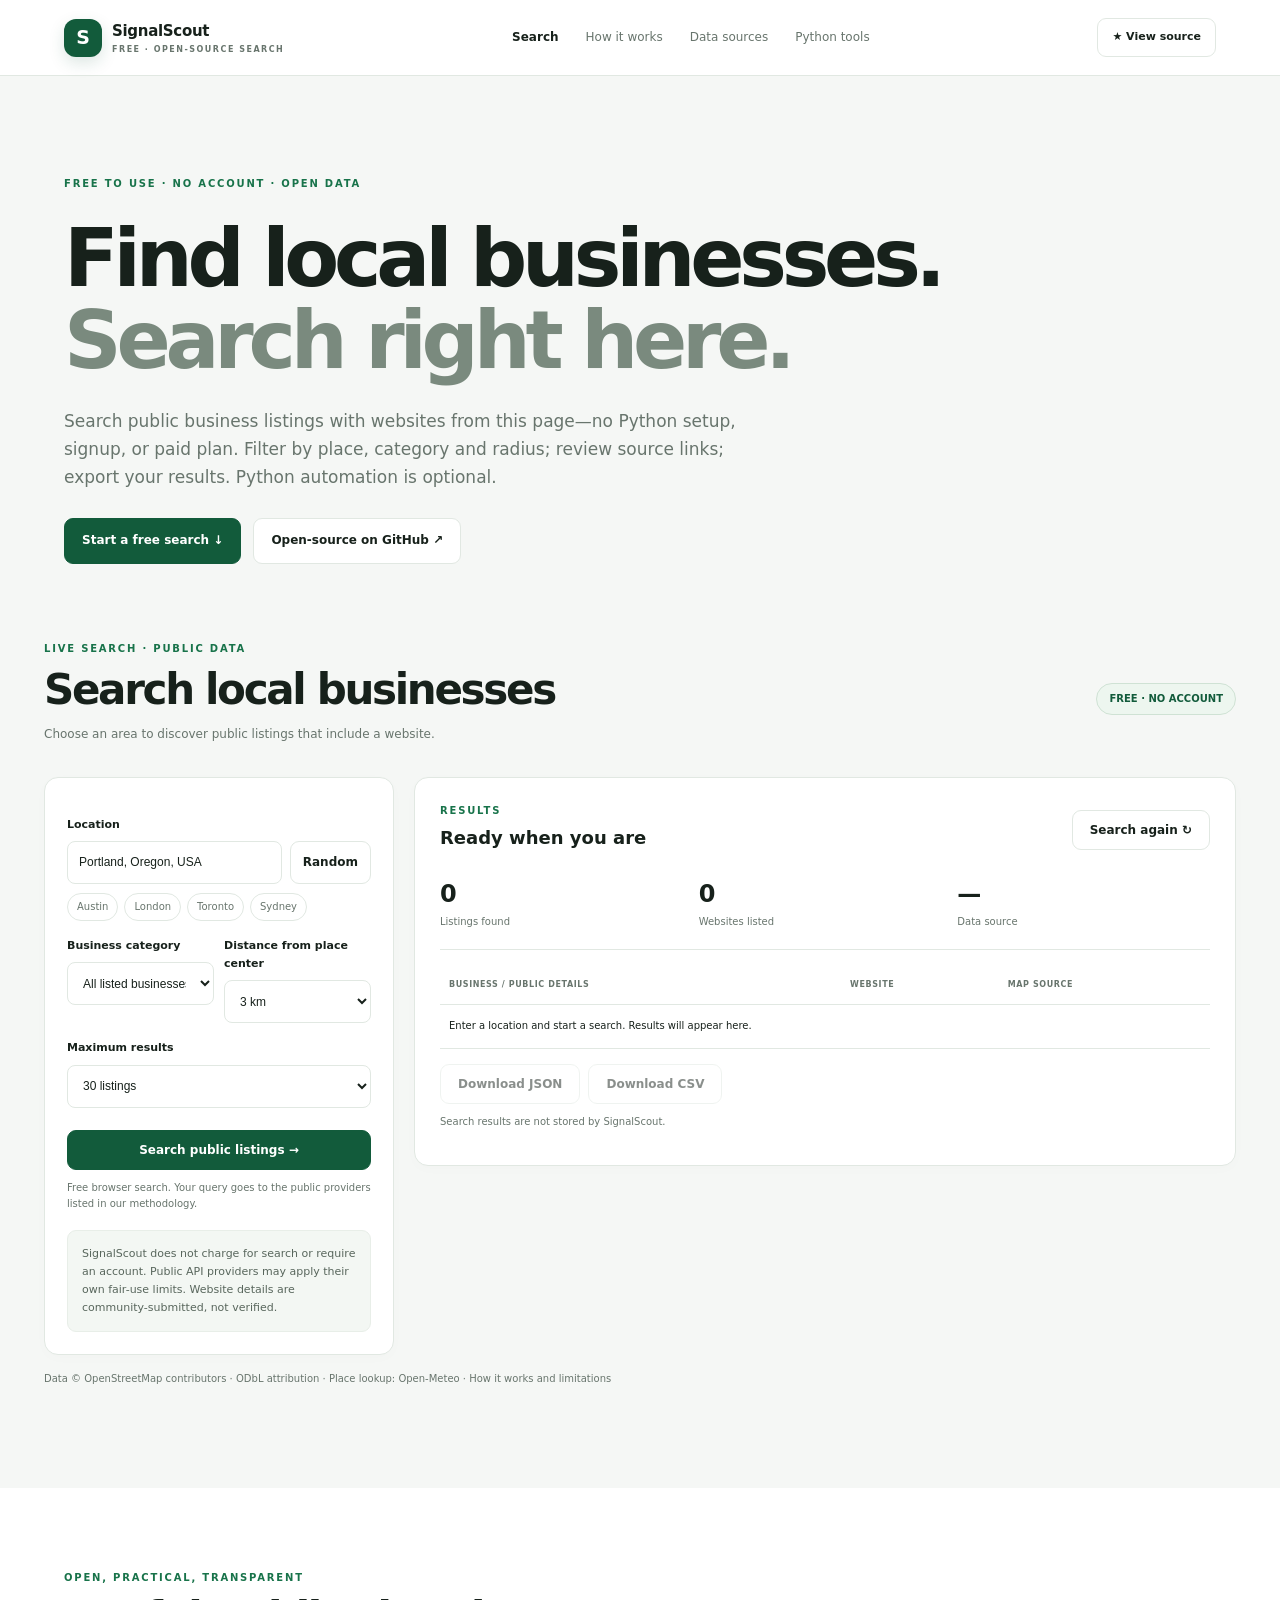
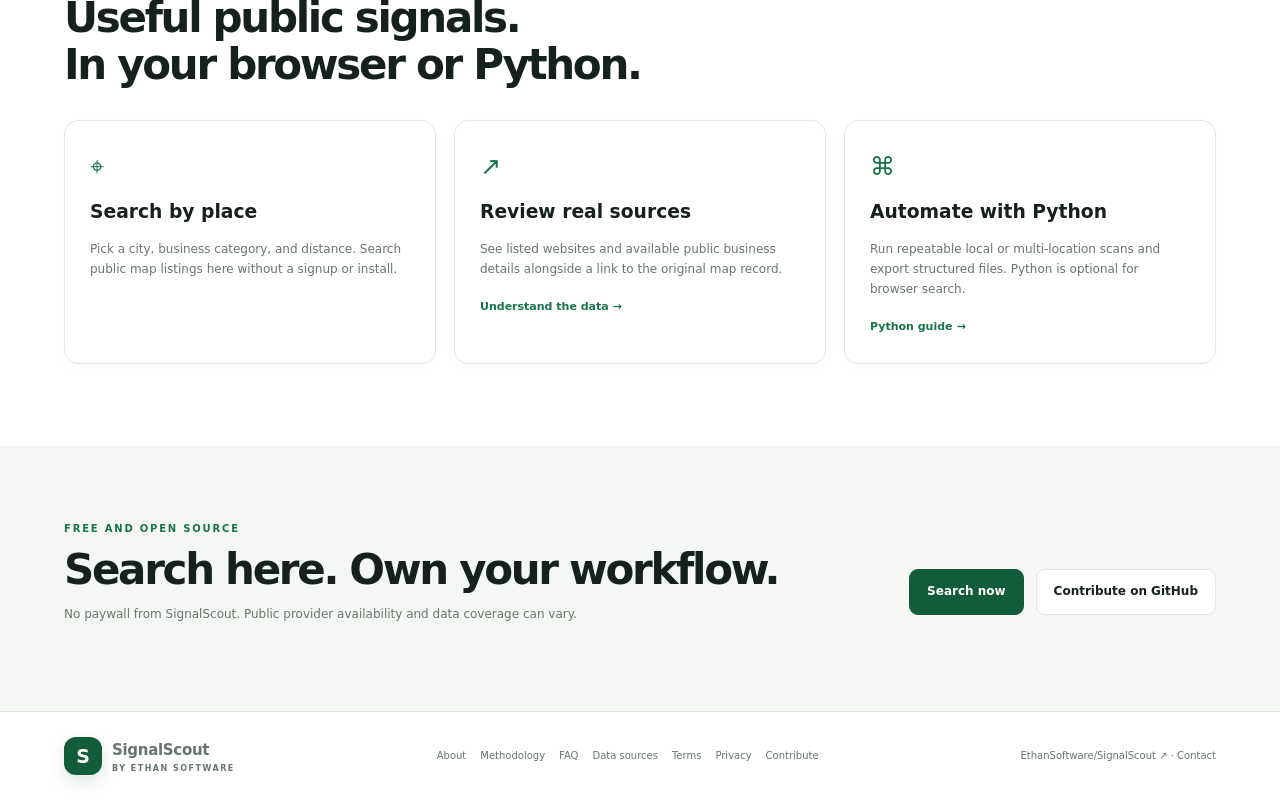
<file: index.html>
<!DOCTYPE html>
<html lang="en">
<head>
  <meta charset="UTF-8">
  <meta name="viewport" content="width=device-width, initial-scale=1">
  <meta name="description" content="Free, open-source local business search. Find public business listings with websites directly in your browser, filter by category and distance, and export your research.">
  <meta name="theme-color" content="#101611">
  <meta name="robots" content="index,follow,max-image-preview:large">
  <link rel="canonical" href="https://signalscout.wasner.app/">
  <meta property="og:type" content="website"><meta property="og:site_name" content="SignalScout">
  <meta property="og:title" content="SignalScout — Free Open-Source Local Business Search">
  <meta property="og:description" content="Search public local business listings right on the homepage. Free browser search, open data, and optional Python automation.">
  <meta property="og:url" content="https://signalscout.wasner.app/">
  <meta name="twitter:card" content="summary">
  <title>SignalScout — Free Local Business Search in Your Browser</title>
  <link rel="stylesheet" href="style.css">
  <script type="application/ld+json">{"@context":"https://schema.org","@graph":[{"@type":"WebSite","@id":"https://signalscout.wasner.app/#website","url":"https://signalscout.wasner.app/","name":"SignalScout","description":"Free open-source local business search in your browser, powered by public data.","publisher":{"@id":"https://signalscout.wasner.app/#organization"}},{"@type":"Organization","@id":"https://signalscout.wasner.app/#organization","name":"Ethan Software","url":"https://signalscout.wasner.app/","email":"ethansoftware@outlook.com","sameAs":["https://github.com/EthanSoftware/SignalScout"]},{"@type":"WebApplication","@id":"https://signalscout.wasner.app/#app","name":"SignalScout Free Business Search","url":"https://signalscout.wasner.app/","applicationCategory":"BusinessApplication","operatingSystem":"Modern web browser","isAccessibleForFree":true,"browserRequirements":"JavaScript and internet connection","codeRepository":"https://github.com/EthanSoftware/SignalScout","description":"Search community-mapped local businesses with website listings by location, category, and radius. Search requests go directly from the browser to public data providers.","author":{"@id":"https://signalscout.wasner.app/#organization"}}]}</script>
</head>
<body>
<header class="navbar"><a class="logo" href="index.html"><span class="logo-icon">S</span><span>SignalScout<small>FREE · OPEN-SOURCE SEARCH</small></span></a><nav aria-label="Main navigation"><a href="#live-search" aria-current="page">Search</a><a href="methodology.html">How it works</a><a href="api.html">Data sources</a><a href="guide.html">Python tools</a></nav><a class="nav-button" href="https://github.com/EthanSoftware/SignalScout">★ View source</a></header>
<main>
  <section class="hero hero-compact"><div class="eyebrow">FREE TO USE · NO ACCOUNT · OPEN DATA</div><h1>Find local businesses.<br><span>Search right here.</span></h1><p>Search public business listings with websites from this page—no Python setup, signup, or paid plan. Filter by place, category and radius; review source links; export your results. Python automation is optional.</p><div class="hero-buttons"><a class="button black" href="#live-search">Start a free search ↓</a><a class="button white" href="https://github.com/EthanSoftware/SignalScout">Open-source on GitHub ↗</a></div></section>
  <section class="search-section" id="live-search"><div class="search-heading"><div><div class="section-label">LIVE SEARCH · PUBLIC DATA</div><h2>Search local businesses</h2><p class="muted">Choose an area to discover public listings that include a website.</p></div><span class="free-pill">FREE · NO ACCOUNT</span></div>
    <div class="search-layout"><section class="panel search-controls" aria-label="Business search filters"><label for="area">Location</label><div class="input-action"><input id="area" value="Portland, Oregon, USA" maxlength="160" autocomplete="address-level2" placeholder="City, region or place"><button class="button white" id="random-location" type="button">Random</button></div><div class="sample-links" aria-label="Popular location examples"><button type="button" data-location="Austin, Texas, USA">Austin</button><button type="button" data-location="London, United Kingdom">London</button><button type="button" data-location="Toronto, Canada">Toronto</button><button type="button" data-location="Sydney, Australia">Sydney</button></div>
      <div class="filter-grid"><div><label for="category">Business category</label><select id="category"><option value="all">All listed businesses</option><option value="restaurant">Restaurants & cafés</option><option value="retail">Shops & retail</option><option value="beauty">Beauty & hair</option><option value="professional">Professional offices</option><option value="fitness">Fitness & sports</option><option value="automotive">Automotive</option><option value="accommodation">Accommodation</option><option value="health">Health services</option></select></div><div><label for="radius">Distance from place center</label><select id="radius"><option value="1500">1.5 km</option><option value="3000" selected>3 km</option><option value="5000">5 km</option><option value="10000">10 km</option></select></div></div>
      <label for="limit">Maximum results</label><select id="limit"><option value="15">15 listings</option><option value="30" selected>30 listings</option><option value="50">50 listings</option><option value="100">100 listings</option></select><button class="button black full" id="run-search" type="button">Search public listings →</button><p id="command-status" class="small muted" aria-live="polite">Free browser search. Your query goes to the public providers listed in our methodology.</p><div class="notice">SignalScout does not charge for search or require an account. Public API providers may apply their own fair-use limits. Website details are community-submitted, not verified.</div></section>
      <section class="panel result-panel" aria-label="Search results"><div class="results-header"><div><div class="section-label">RESULTS</div><h2 id="results-title">Ready when you are</h2></div><button class="button white" id="refresh" type="button">Search again ↻</button></div><div class="metrics"><div><strong id="total">0</strong><small>Listings found</small></div><div><strong id="websites">0</strong><small>Websites listed</small></div><div><strong id="review">—</strong><small>Data source</small></div></div><div class="progress-wrap" id="progress-wrap" hidden><div class="progress-bar"><span id="progress-bar"></span></div><p id="progress-label" class="small muted" aria-live="polite">Searching public data…</p></div><div class="table-container"><table><thead><tr><th>BUSINESS / PUBLIC DETAILS</th><th>WEBSITE</th><th>MAP SOURCE</th></tr></thead><tbody id="results"><tr><td colspan="3">Enter a location and start a search. Results will appear here.</td></tr></tbody></table></div><div class="export-actions"><button class="button white" id="export" type="button" disabled>Download JSON</button><button class="button white" id="export-csv" type="button" disabled>Download CSV</button></div><p id="last-updated" class="small muted" aria-live="polite">Search results are not stored by SignalScout.</p></section></div><p class="attribution">Data © OpenStreetMap contributors · <a href="https://www.openstreetmap.org/copyright">ODbL attribution</a> · Place lookup: <a href="https://open-meteo.com/en/docs/geocoding-api">Open-Meteo</a> · <a href="methodology.html">How it works and limitations</a></p>
  </section>
  <section class="section"><div class="section-label">OPEN, PRACTICAL, TRANSPARENT</div><h2>Useful public signals.<br>In your browser or Python.</h2><div class="cards"><article class="card"><div class="card-icon">⌖</div><h3>Search by place</h3><p>Pick a city, business category, and distance. Search public map listings here without a signup or install.</p></article><article class="card"><div class="card-icon">↗</div><h3>Review real sources</h3><p>See listed websites and available public business details alongside a link to the original map record.</p><a href="methodology.html">Understand the data →</a></article><article class="card"><div class="card-icon">⌘</div><h3>Automate with Python</h3><p>Run repeatable local or multi-location scans and export structured files. Python is optional for browser search.</p><a href="guide.html">Python guide →</a></article></div></section>
  <section class="cta"><div><div class="section-label">FREE AND OPEN SOURCE</div><h2>Search here. Own your workflow.</h2><p class="muted">No paywall from SignalScout. Public provider availability and data coverage can vary.</p></div><div class="hero-buttons"><a class="button black" href="#live-search">Search now</a><a class="button white" href="contribute.html">Contribute on GitHub</a></div></section>
</main>
<footer><a class="logo" href="index.html"><span class="logo-icon">S</span><span>SignalScout<small>BY ETHAN SOFTWARE</small></span></a><div class="footer-links"><a href="about.html">About</a><a href="methodology.html">Methodology</a><a href="faq.html">FAQ</a><a href="api.html">Data sources</a><a href="terms.html">Terms</a><a href="privacy.html">Privacy</a><a href="contribute.html">Contribute</a></div><span><a href="https://github.com/EthanSoftware/SignalScout">EthanSoftware/SignalScout ↗</a> · <a href="mailto:ethansoftware@outlook.com">Contact</a></span></footer>
<script src="app.js" defer></script></body></html>
</file>
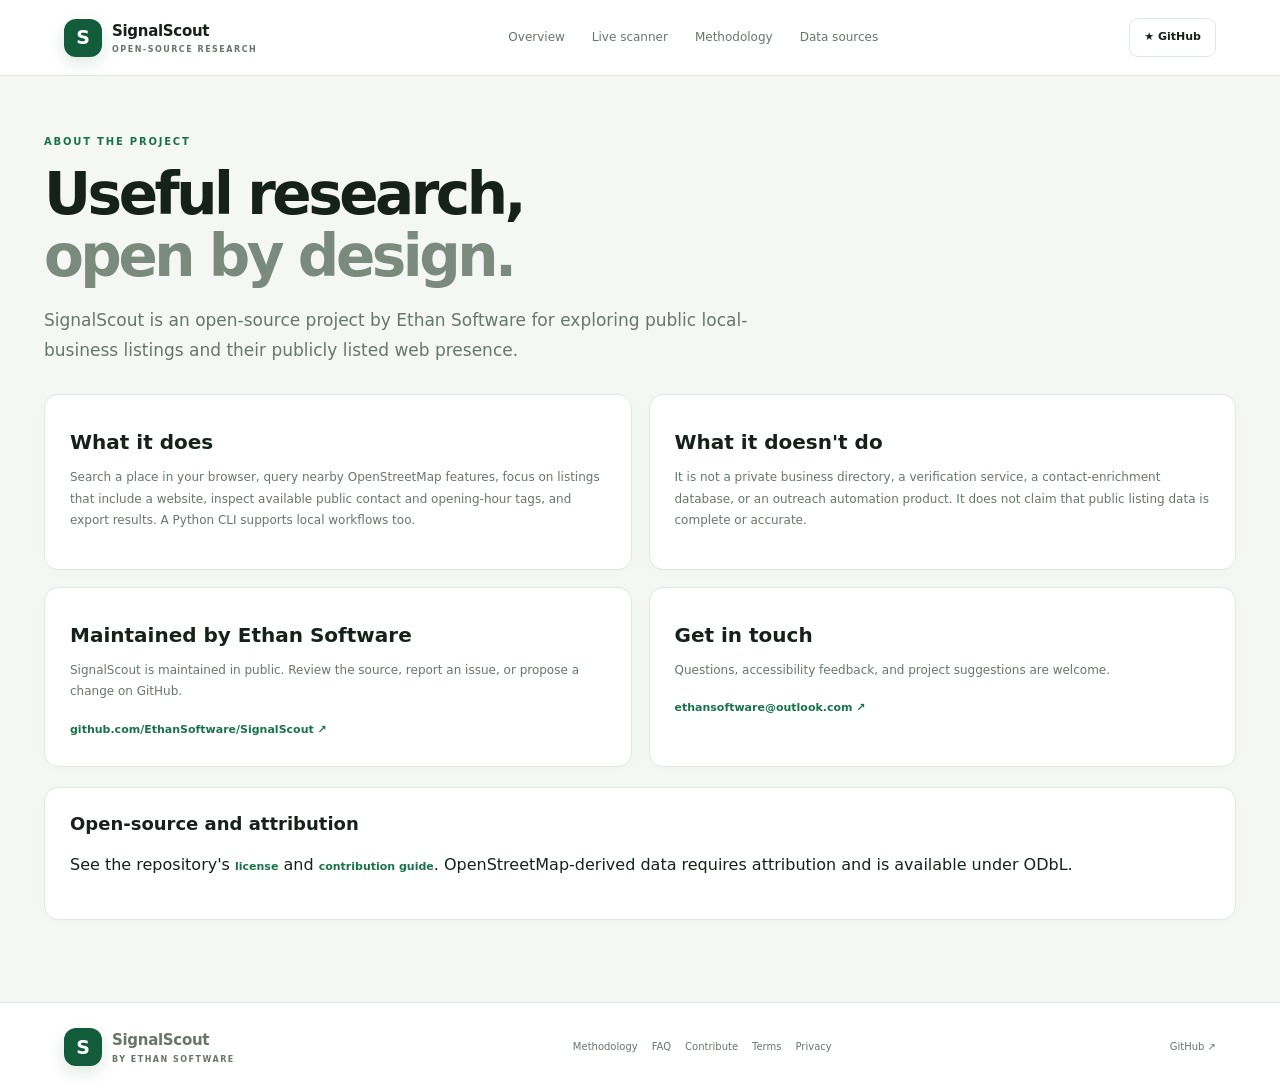
<file: about.html>
<!DOCTYPE html><html lang="en"><head><meta charset="UTF-8"><meta name="viewport" content="width=device-width, initial-scale=1"><meta name="description" content="Learn what SignalScout does, who maintains the open-source project, and how to get involved."><meta name="robots" content="index,follow"><link rel="canonical" href="https://signalscout.wasner.app/about.html"><title>About SignalScout | Open-Source Business Research</title><link rel="stylesheet" href="style.css"><script type="application/ld+json">{"@context":"https://schema.org","@type":"AboutPage","name":"About SignalScout","url":"https://signalscout.wasner.app/about.html","mainEntity":{"@type":"Organization","name":"Ethan Software","url":"https://signalscout.wasner.app/","email":"ethansoftware@outlook.com","sameAs":"https://github.com/EthanSoftware/SignalScout"}}</script></head><body><header class="navbar"><a class="logo" href="index.html"><span class="logo-icon">S</span><span>SignalScout<small>OPEN-SOURCE RESEARCH</small></span></a><nav aria-label="Main navigation"><a href="index.html">Overview</a><a href="scanner.html">Live scanner</a><a href="methodology.html">Methodology</a><a href="api.html">Data sources</a></nav><a class="nav-button" href="https://github.com/EthanSoftware/SignalScout">★ GitHub</a></header><main class="workspace"><div class="section-label">ABOUT THE PROJECT</div><h1>Useful research,<br><span>open by design.</span></h1><p class="lead">SignalScout is an open-source project by Ethan Software for exploring public local-business listings and their publicly listed web presence.</p><div class="docs-grid"><article class="panel"><h2>What it does</h2><p>Search a place in your browser, query nearby OpenStreetMap features, focus on listings that include a website, inspect available public contact and opening-hour tags, and export results. A Python CLI supports local workflows too.</p></article><article class="panel"><h2>What it doesn't do</h2><p>It is not a private business directory, a verification service, a contact-enrichment database, or an outreach automation product. It does not claim that public listing data is complete or accurate.</p></article><article class="panel"><h2>Maintained by Ethan Software</h2><p>SignalScout is maintained in public. Review the source, report an issue, or propose a change on GitHub.</p><a href="https://github.com/EthanSoftware/SignalScout">github.com/EthanSoftware/SignalScout ↗</a></article><article class="panel"><h2>Get in touch</h2><p>Questions, accessibility feedback, and project suggestions are welcome.</p><a href="mailto:ethansoftware@outlook.com">ethansoftware@outlook.com ↗</a></article></div><section class="panel responsible"><h2>Open-source and attribution</h2><p>See the repository's <a href="https://github.com/EthanSoftware/SignalScout/blob/main/LICENCE">license</a> and <a href="https://github.com/EthanSoftware/SignalScout/blob/main/CONTRIBUTING.md">contribution guide</a>. OpenStreetMap-derived data requires attribution and is available under ODbL.</p></section></main><footer><a class="logo" href="index.html"><span class="logo-icon">S</span><span>SignalScout<small>BY ETHAN SOFTWARE</small></span></a><div class="footer-links"><a href="methodology.html">Methodology</a><a href="faq.html">FAQ</a><a href="contribute.html">Contribute</a><a href="terms.html">Terms</a><a href="privacy.html">Privacy</a></div><span><a href="https://github.com/EthanSoftware/SignalScout">GitHub ↗</a></span></footer></body></html>
</file>
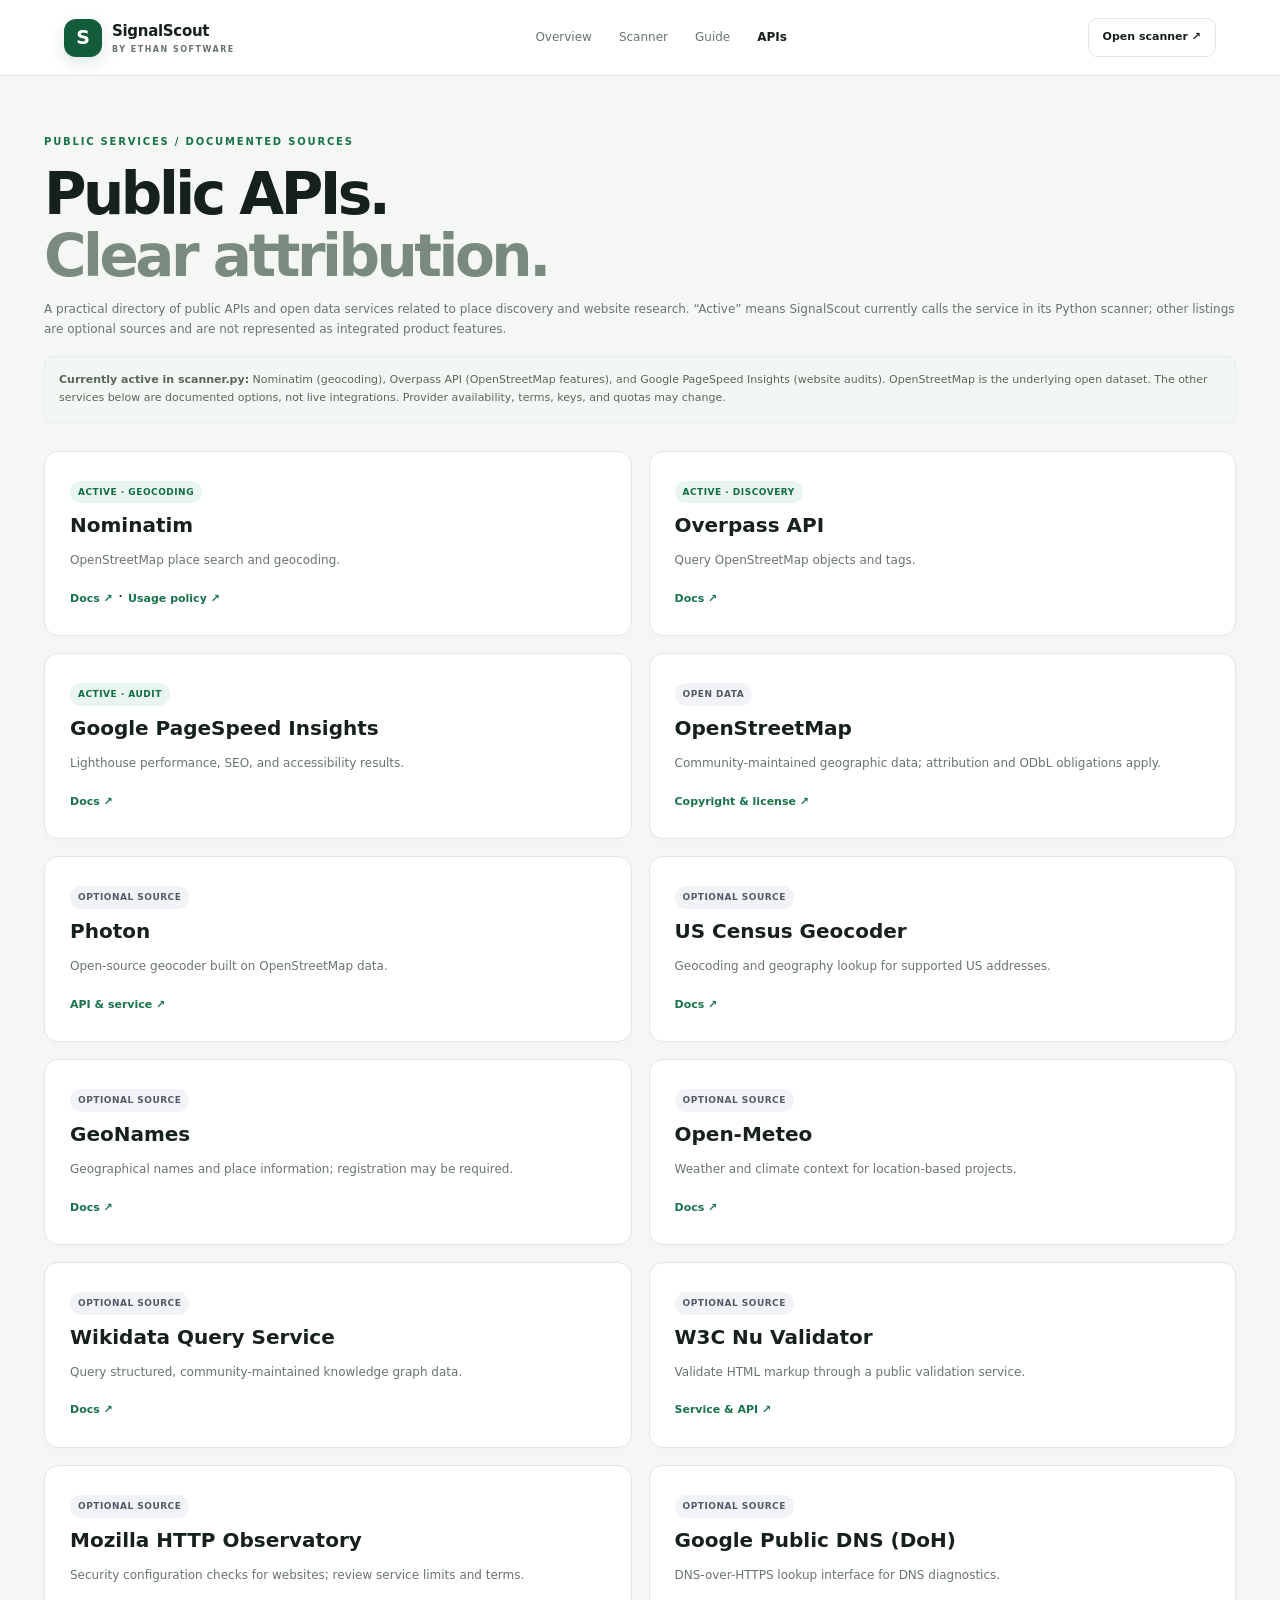
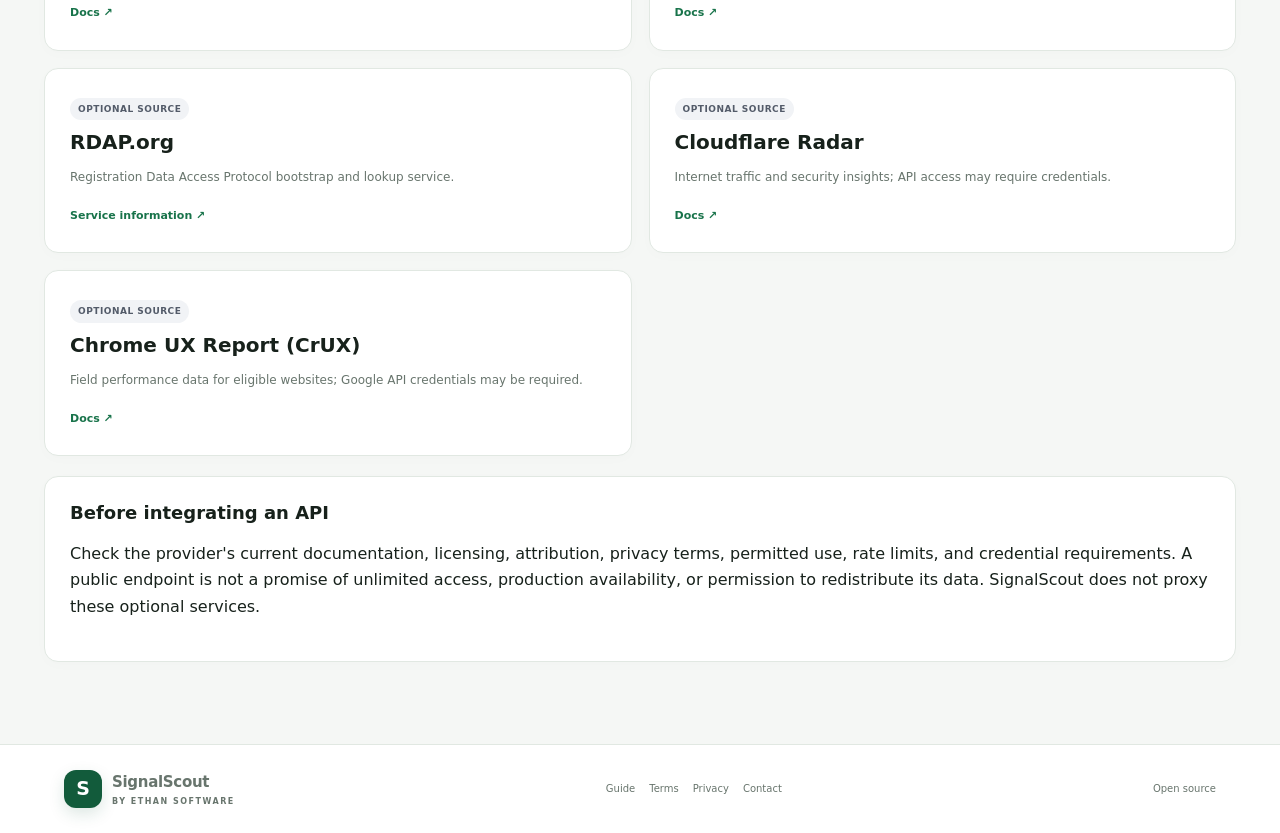
<file: api.html>
<!DOCTYPE html>
<html lang="en"><head><meta charset="UTF-8"><meta name="viewport" content="width=device-width, initial-scale=1"><meta name="description" content="Explore 15 public APIs and open data services for geocoding, local business discovery, website performance, accessibility, and domain research. SignalScout marks active integrations clearly."><meta name="robots" content="index,follow"><link rel="canonical" href="https://signalscout.wasner.app/api.html"><meta property="og:title" content="Public APIs & Data Sources | SignalScout"><meta property="og:description" content="A transparent directory of public APIs for location, business discovery, and website research."><meta property="og:url" content="https://signalscout.wasner.app/api.html"><title>15 Public APIs & Data Sources | SignalScout</title><link rel="stylesheet" href="style.css"></head>
<body><header class="navbar"><a class="logo" href="index.html"><span class="logo-icon">S</span><span>SignalScout<small>BY ETHAN SOFTWARE</small></span></a><nav aria-label="Main navigation"><a href="index.html">Overview</a><a href="scanner.html">Scanner</a><a href="guide.html">Guide</a><a href="api.html" aria-current="page">APIs</a></nav><a class="nav-button" href="scanner.html">Open scanner ↗</a></header>
<main class="workspace"><div class="section-label">PUBLIC SERVICES / DOCUMENTED SOURCES</div><h1>Public APIs.<br><span>Clear attribution.</span></h1><p class="muted">A practical directory of public APIs and open data services related to place discovery and website research. “Active” means SignalScout currently calls the service in its Python scanner; other listings are optional sources and are not represented as integrated product features.</p><div class="notice"><strong>Currently active in scanner.py:</strong> Nominatim (geocoding), Overpass API (OpenStreetMap features), and Google PageSpeed Insights (website audits). OpenStreetMap is the underlying open dataset. The other services below are documented options, not live integrations. Provider availability, terms, keys, and quotas may change.</div>
<div class="api-grid">
<article class="panel"><span class="badge active">ACTIVE · GEOCODING</span><h2>Nominatim</h2><p>OpenStreetMap place search and geocoding.</p><a href="https://nominatim.org/release-docs/latest/api/Search/" rel="noopener noreferrer">Docs ↗</a> · <a href="https://operations.osmfoundation.org/policies/nominatim/" rel="noopener noreferrer">Usage policy ↗</a></article>
<article class="panel"><span class="badge active">ACTIVE · DISCOVERY</span><h2>Overpass API</h2><p>Query OpenStreetMap objects and tags.</p><a href="https://wiki.openstreetmap.org/wiki/Overpass_API" rel="noopener noreferrer">Docs ↗</a></article>
<article class="panel"><span class="badge active">ACTIVE · AUDIT</span><h2>Google PageSpeed Insights</h2><p>Lighthouse performance, SEO, and accessibility results.</p><a href="https://developers.google.com/speed/docs/insights/v5/get-started" rel="noopener noreferrer">Docs ↗</a></article>
<article class="panel"><span class="badge">OPEN DATA</span><h2>OpenStreetMap</h2><p>Community-maintained geographic data; attribution and ODbL obligations apply.</p><a href="https://www.openstreetmap.org/copyright" rel="noopener noreferrer">Copyright & license ↗</a></article>
<article class="panel"><span class="badge">OPTIONAL SOURCE</span><h2>Photon</h2><p>Open-source geocoder built on OpenStreetMap data.</p><a href="https://photon.komoot.io/" rel="noopener noreferrer">API & service ↗</a></article>
<article class="panel"><span class="badge">OPTIONAL SOURCE</span><h2>US Census Geocoder</h2><p>Geocoding and geography lookup for supported US addresses.</p><a href="https://geocoding.geo.census.gov/geocoder/Geocoding_Services_API.html" rel="noopener noreferrer">Docs ↗</a></article>
<article class="panel"><span class="badge">OPTIONAL SOURCE</span><h2>GeoNames</h2><p>Geographical names and place information; registration may be required.</p><a href="https://www.geonames.org/export/web-services.html" rel="noopener noreferrer">Docs ↗</a></article>
<article class="panel"><span class="badge">OPTIONAL SOURCE</span><h2>Open-Meteo</h2><p>Weather and climate context for location-based projects.</p><a href="https://open-meteo.com/en/docs" rel="noopener noreferrer">Docs ↗</a></article>
<article class="panel"><span class="badge">OPTIONAL SOURCE</span><h2>Wikidata Query Service</h2><p>Query structured, community-maintained knowledge graph data.</p><a href="https://www.wikidata.org/wiki/Wikidata:SPARQL_query_service" rel="noopener noreferrer">Docs ↗</a></article>
<article class="panel"><span class="badge">OPTIONAL SOURCE</span><h2>W3C Nu Validator</h2><p>Validate HTML markup through a public validation service.</p><a href="https://validator.w3.org/nu/" rel="noopener noreferrer">Service & API ↗</a></article>
<article class="panel"><span class="badge">OPTIONAL SOURCE</span><h2>Mozilla HTTP Observatory</h2><p>Security configuration checks for websites; review service limits and terms.</p><a href="https://developer.mozilla.org/en-US/observatory" rel="noopener noreferrer">Docs ↗</a></article>
<article class="panel"><span class="badge">OPTIONAL SOURCE</span><h2>Google Public DNS (DoH)</h2><p>DNS-over-HTTPS lookup interface for DNS diagnostics.</p><a href="https://developers.google.com/speed/public-dns/docs/doh" rel="noopener noreferrer">Docs ↗</a></article>
<article class="panel"><span class="badge">OPTIONAL SOURCE</span><h2>RDAP.org</h2><p>Registration Data Access Protocol bootstrap and lookup service.</p><a href="https://about.rdap.org/" rel="noopener noreferrer">Service information ↗</a></article>
<article class="panel"><span class="badge">OPTIONAL SOURCE</span><h2>Cloudflare Radar</h2><p>Internet traffic and security insights; API access may require credentials.</p><a href="https://developers.cloudflare.com/radar/" rel="noopener noreferrer">Docs ↗</a></article>
<article class="panel"><span class="badge">OPTIONAL SOURCE</span><h2>Chrome UX Report (CrUX)</h2><p>Field performance data for eligible websites; Google API credentials may be required.</p><a href="https://developer.chrome.com/docs/crux/api/" rel="noopener noreferrer">Docs ↗</a></article>
</div><section class="panel responsible"><h2>Before integrating an API</h2><p>Check the provider's current documentation, licensing, attribution, privacy terms, permitted use, rate limits, and credential requirements. A public endpoint is not a promise of unlimited access, production availability, or permission to redistribute its data. SignalScout does not proxy these optional services.</p></section></main>
<footer><a class="logo" href="index.html"><span class="logo-icon">S</span><span>SignalScout<small>BY ETHAN SOFTWARE</small></span></a><div class="footer-links"><a href="guide.html">Guide</a><a href="terms.html">Terms</a><a href="privacy.html">Privacy</a><a href="mailto:ethansoftware@outlook.com">Contact</a></div><span><a href="https://github.com/EthanSoftware/SignalScout">Open source</a></span></footer></body></html>
</file>
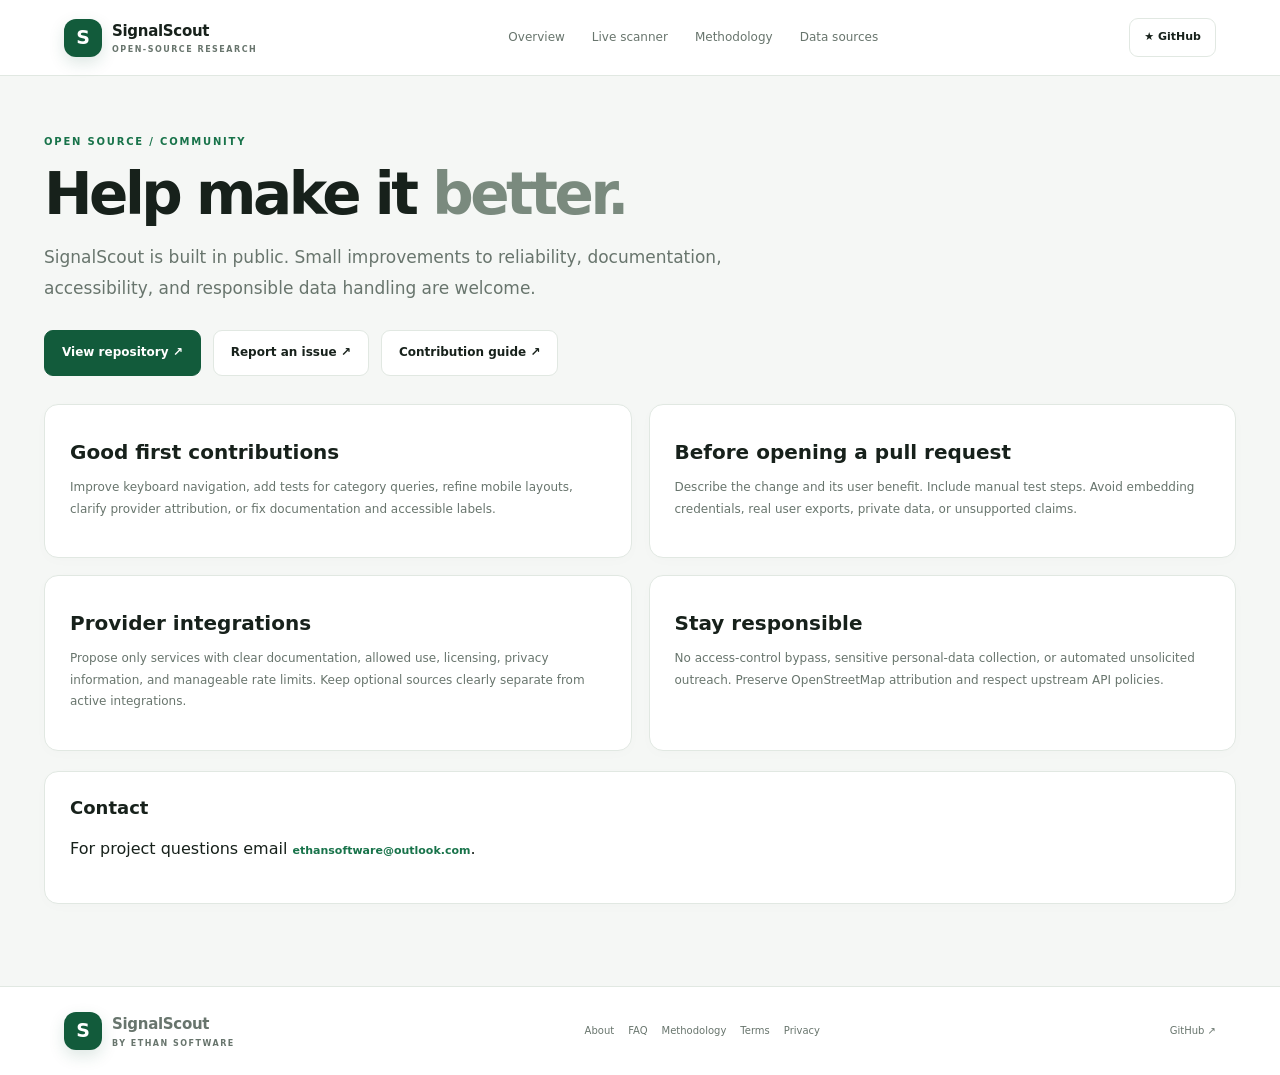
<file: contribute.html>
<!DOCTYPE html><html lang="en"><head><meta charset="UTF-8"><meta name="viewport" content="width=device-width, initial-scale=1"><meta name="description" content="Contribute to SignalScout, the open-source browser and Python tool for public local business research. Read development guidance and find the GitHub repository."><meta name="robots" content="index,follow"><link rel="canonical" href="https://signalscout.wasner.app/contribute.html"><title>Contribute to SignalScout | Open Source</title><link rel="stylesheet" href="style.css"><script type="application/ld+json">{"@context":"https://schema.org","@type":"HowTo","name":"Contribute to SignalScout","description":"Report an issue or propose a code or documentation change to the SignalScout open-source project.","step":[{"@type":"HowToStep","name":"Explore the repository","text":"Read the SignalScout source and contributing guide on GitHub."},{"@type":"HowToStep","name":"Report or propose","text":"Open an issue or a focused pull request with reproduction or testing details."},{"@type":"HowToStep","name":"Respect data providers","text":"Follow public API terms, attribution, usage limits, and responsible data practices."}]}</script></head><body><header class="navbar"><a class="logo" href="index.html"><span class="logo-icon">S</span><span>SignalScout<small>OPEN-SOURCE RESEARCH</small></span></a><nav aria-label="Main navigation"><a href="index.html">Overview</a><a href="scanner.html">Live scanner</a><a href="methodology.html">Methodology</a><a href="api.html">Data sources</a></nav><a class="nav-button" href="https://github.com/EthanSoftware/SignalScout">★ GitHub</a></header><main class="workspace"><div class="section-label">OPEN SOURCE / COMMUNITY</div><h1>Help make it <span>better.</span></h1><p class="lead">SignalScout is built in public. Small improvements to reliability, documentation, accessibility, and responsible data handling are welcome.</p><div class="hero-buttons"><a class="button black" href="https://github.com/EthanSoftware/SignalScout">View repository ↗</a><a class="button white" href="https://github.com/EthanSoftware/SignalScout/issues">Report an issue ↗</a><a class="button white" href="https://github.com/EthanSoftware/SignalScout/blob/main/CONTRIBUTING.md">Contribution guide ↗</a></div><div class="docs-grid"><article class="panel"><h2>Good first contributions</h2><p>Improve keyboard navigation, add tests for category queries, refine mobile layouts, clarify provider attribution, or fix documentation and accessible labels.</p></article><article class="panel"><h2>Before opening a pull request</h2><p>Describe the change and its user benefit. Include manual test steps. Avoid embedding credentials, real user exports, private data, or unsupported claims.</p></article><article class="panel"><h2>Provider integrations</h2><p>Propose only services with clear documentation, allowed use, licensing, privacy information, and manageable rate limits. Keep optional sources clearly separate from active integrations.</p></article><article class="panel"><h2>Stay responsible</h2><p>No access-control bypass, sensitive personal-data collection, or automated unsolicited outreach. Preserve OpenStreetMap attribution and respect upstream API policies.</p></article></div><section class="panel responsible"><h2>Contact</h2><p>For project questions email <a href="mailto:ethansoftware@outlook.com">ethansoftware@outlook.com</a>.</p></section></main><footer><a class="logo" href="index.html"><span class="logo-icon">S</span><span>SignalScout<small>BY ETHAN SOFTWARE</small></span></a><div class="footer-links"><a href="about.html">About</a><a href="faq.html">FAQ</a><a href="methodology.html">Methodology</a><a href="terms.html">Terms</a><a href="privacy.html">Privacy</a></div><span><a href="https://github.com/EthanSoftware/SignalScout">GitHub ↗</a></span></footer></body></html>
</file>
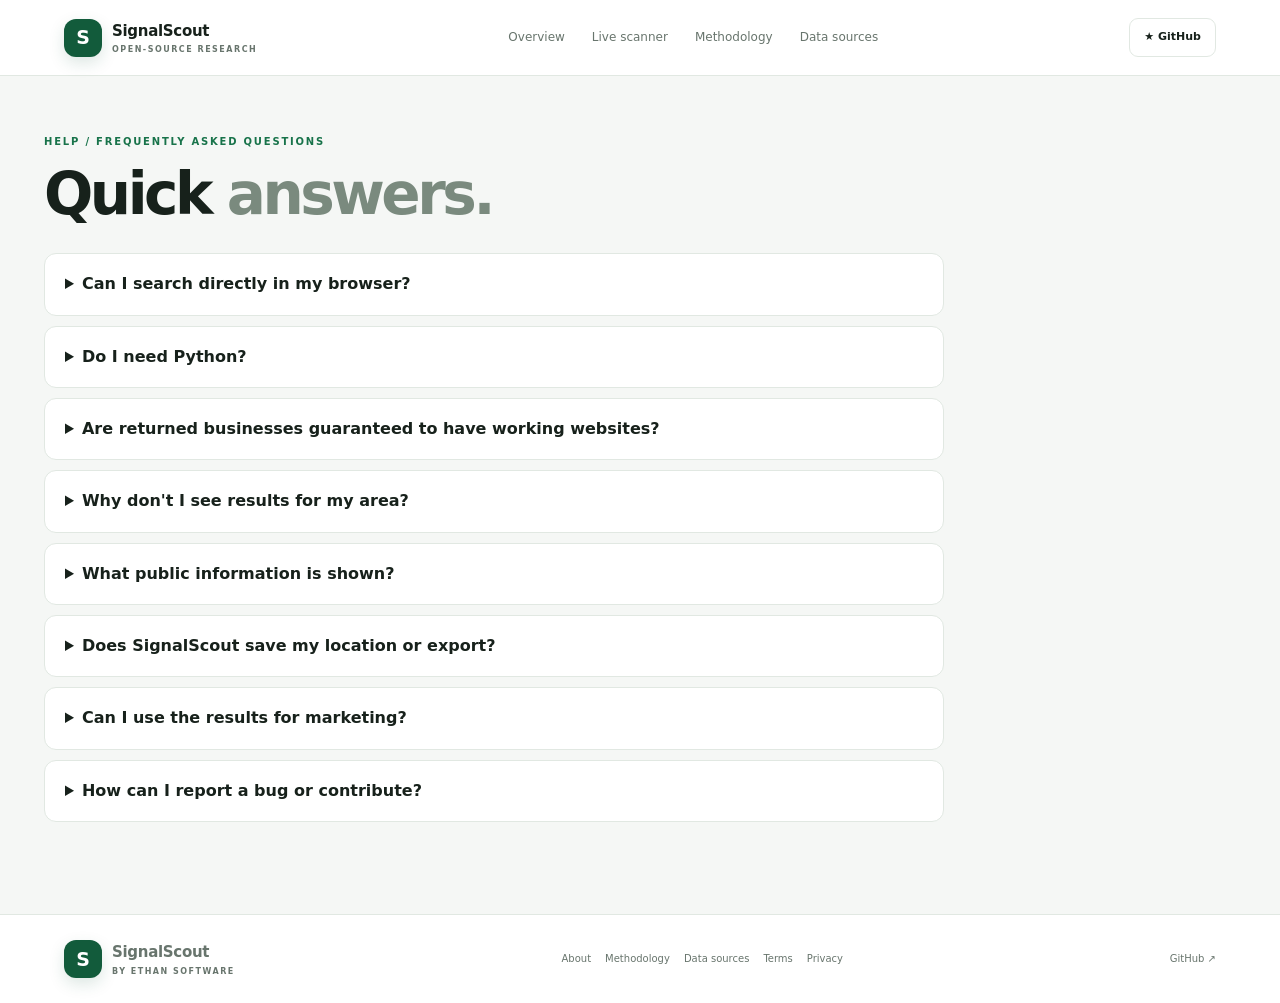
<file: faq.html>
<!DOCTYPE html><html lang="en"><head><meta charset="UTF-8"><meta name="viewport" content="width=device-width, initial-scale=1"><meta name="description" content="Frequently asked questions about SignalScout live browser search, Python scanner, public business data, website listings, privacy, and exports."><meta name="robots" content="index,follow"><link rel="canonical" href="https://signalscout.wasner.app/faq.html"><title>FAQ | SignalScout Browser Scanner & Python CLI</title><link rel="stylesheet" href="style.css"><script type="application/ld+json">{"@context":"https://schema.org","@type":"FAQPage","mainEntity":[{"@type":"Question","name":"Can I use SignalScout in my browser?","acceptedAnswer":{"@type":"Answer","text":"Yes. The live scanner queries public geocoding and OpenStreetMap services directly from a modern browser. No Python installation is needed for browser searches."}},{"@type":"Question","name":"Does every result have a website?","acceptedAnswer":{"@type":"Answer","text":"The scanner prioritizes businesses with a website listed in OpenStreetMap. Listings are community-contributed and are not independently verified."}},{"@type":"Question","name":"Does SignalScout store my searches?","acceptedAnswer":{"@type":"Answer","text":"The static browser scanner does not send searches to a SignalScout backend. Requests go to public data providers and exports download to your device."}}]}</script></head><body><header class="navbar"><a class="logo" href="index.html"><span class="logo-icon">S</span><span>SignalScout<small>OPEN-SOURCE RESEARCH</small></span></a><nav aria-label="Main navigation"><a href="index.html">Overview</a><a href="scanner.html">Live scanner</a><a href="methodology.html">Methodology</a><a href="api.html">Data sources</a></nav><a class="nav-button" href="https://github.com/EthanSoftware/SignalScout">★ GitHub</a></header><main class="workspace"><div class="section-label">HELP / FREQUENTLY ASKED QUESTIONS</div><h1>Quick <span>answers.</span></h1><div class="faq-list"><details><summary>Can I search directly in my browser?</summary><p>Yes. The live scanner calls Open-Meteo's public geocoding service and OpenStreetMap's Overpass API directly from your browser. A modern browser and an internet connection are required. Provider availability and browser cross-origin policies can affect requests.</p></details><details><summary>Do I need Python?</summary><p>No for browser searches. Python 3.10+ is optional for the CLI and its export workflow. The Python CLI is available in the <a href="https://github.com/EthanSoftware/SignalScout">GitHub repository</a>.</p></details><details><summary>Are returned businesses guaranteed to have working websites?</summary><p>Results are selected because their OpenStreetMap record contains a website tag. SignalScout does not validate ownership, current availability, or accuracy. The website can be stale or malformed; verify independently.</p></details><details><summary>Why don't I see results for my area?</summary><p>Mapping coverage varies. Try a nearby place name, a larger radius, another category, or search later if a public endpoint is rate-limited. Browser CORS or network restrictions may block direct requests; the Python scanner is an alternative.</p></details><details><summary>What public information is shown?</summary><p>Where tagged in OpenStreetMap, a result can include the business name, category, address, website, phone, email, opening hours, and map object link. These fields are optional community submissions.</p></details><details><summary>Does SignalScout save my location or export?</summary><p>The static website has no SignalScout search backend. Search requests go directly to the named third-party services; JSON/CSV exports download to your device. Your web host may have its own routine logs; see our <a href="privacy.html">Privacy Notice</a>.</p></details><details><summary>Can I use the results for marketing?</summary><p>You are responsible for applicable laws, provider terms, privacy obligations, and respectful use. SignalScout does not provide outreach automation. Review the <a href="terms.html">Terms of Use</a>.</p></details><details><summary>How can I report a bug or contribute?</summary><p>Open an issue or pull request at <a href="https://github.com/EthanSoftware/SignalScout">EthanSoftware/SignalScout</a>, or contact <a href="mailto:ethansoftware@outlook.com">ethansoftware@outlook.com</a>.</p></details></div></main><footer><a class="logo" href="index.html"><span class="logo-icon">S</span><span>SignalScout<small>BY ETHAN SOFTWARE</small></span></a><div class="footer-links"><a href="about.html">About</a><a href="methodology.html">Methodology</a><a href="api.html">Data sources</a><a href="terms.html">Terms</a><a href="privacy.html">Privacy</a></div><span><a href="https://github.com/EthanSoftware/SignalScout">GitHub ↗</a></span></footer></body></html>
</file>
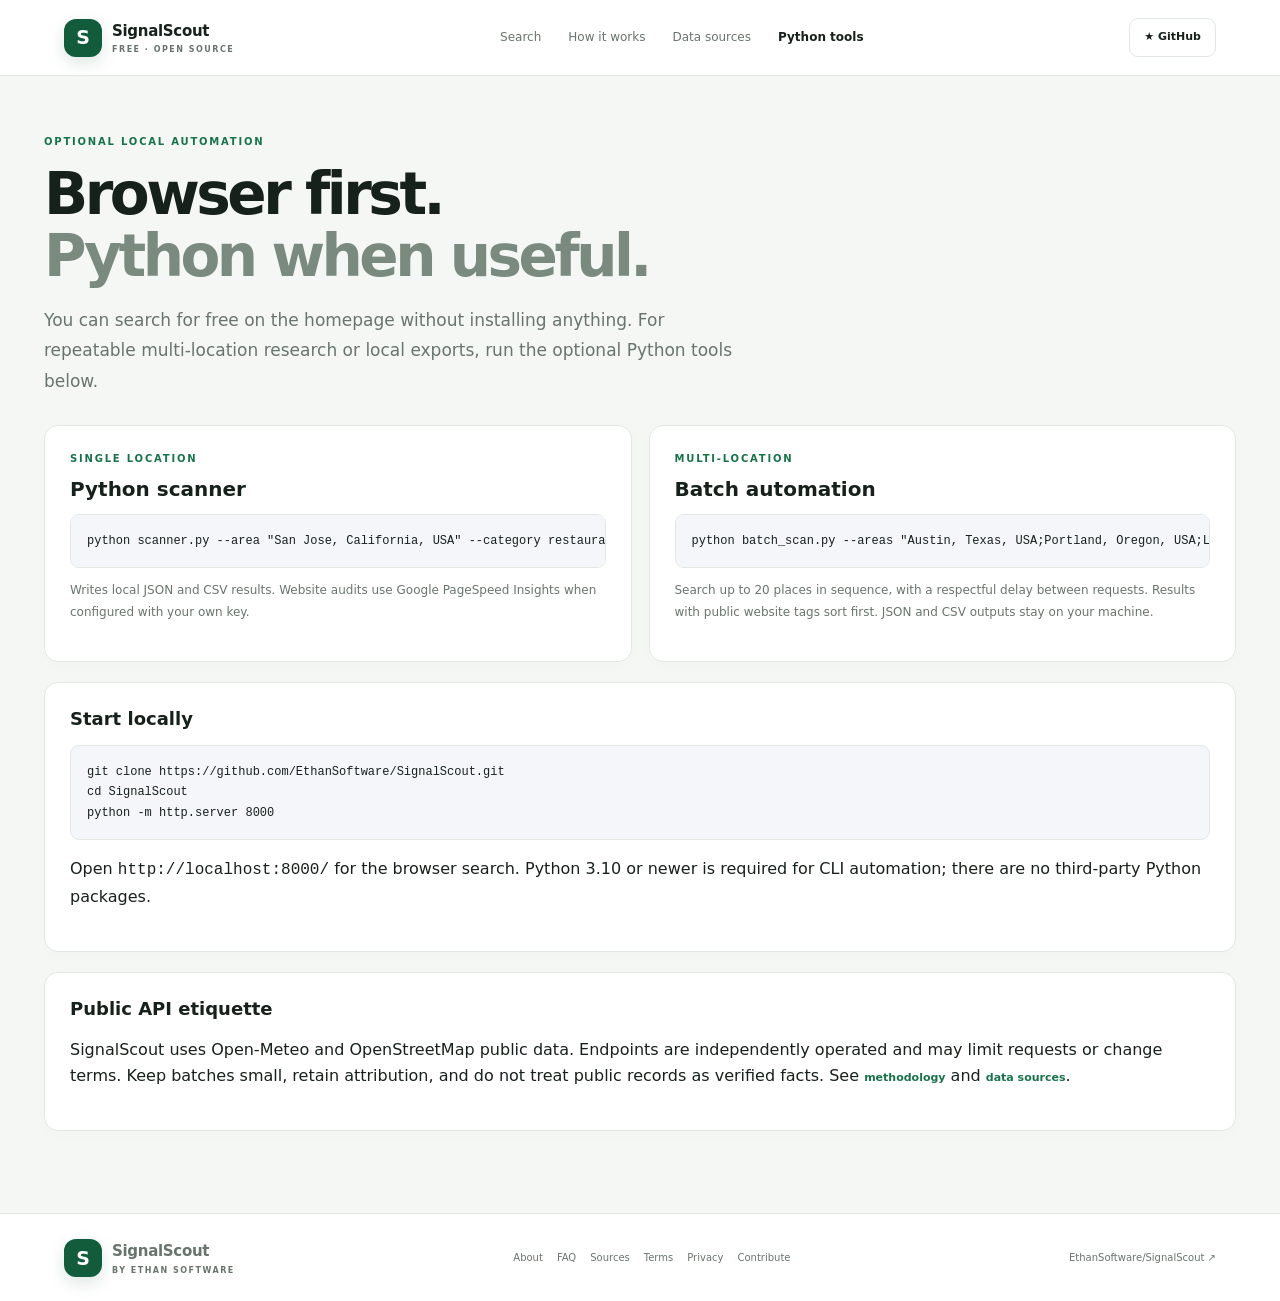
<file: guide.html>
<!DOCTYPE html><html lang="en"><head><meta charset="UTF-8"><meta name="viewport" content="width=device-width, initial-scale=1"><meta name="description" content="Run SignalScout locally with Python, automate a respectful batch of public local business searches, or simply use the free browser search on the homepage."><meta name="robots" content="index,follow"><link rel="canonical" href="https://signalscout.wasner.app/guide.html"><title>Python CLI & Batch Automation Guide | SignalScout</title><link rel="stylesheet" href="style.css"></head><body><header class="navbar"><a class="logo" href="index.html"><span class="logo-icon">S</span><span>SignalScout<small>FREE · OPEN SOURCE</small></span></a><nav aria-label="Main navigation"><a href="index.html">Search</a><a href="methodology.html">How it works</a><a href="api.html">Data sources</a><a href="guide.html" aria-current="page">Python tools</a></nav><a class="nav-button" href="https://github.com/EthanSoftware/SignalScout">★ GitHub</a></header><main class="workspace"><div class="section-label">OPTIONAL LOCAL AUTOMATION</div><h1>Browser first.<br><span>Python when useful.</span></h1><p class="lead">You can search for free on the homepage without installing anything. For repeatable multi-location research or local exports, run the optional Python tools below.</p><div class="docs-grid"><article class="panel"><div class="section-label">SINGLE LOCATION</div><h2>Python scanner</h2><pre><code>python scanner.py --area "San Jose, California, USA" --category restaurant --limit 30</code></pre><p>Writes local JSON and CSV results. Website audits use Google PageSpeed Insights when configured with your own key.</p></article><article class="panel"><div class="section-label">MULTI-LOCATION</div><h2>Batch automation</h2><pre><code>python batch_scan.py --areas "Austin, Texas, USA;Portland, Oregon, USA;London, United Kingdom" --category restaurant --limit 30</code></pre><p>Search up to 20 places in sequence, with a respectful delay between requests. Results with public website tags sort first. JSON and CSV outputs stay on your machine.</p></article></div><section class="panel responsible"><h2>Start locally</h2><pre><code>git clone https://github.com/EthanSoftware/SignalScout.git
cd SignalScout
python -m http.server 8000</code></pre><p>Open <code>http://localhost:8000/</code> for the browser search. Python 3.10 or newer is required for CLI automation; there are no third-party Python packages.</p></section><section class="panel responsible"><h2>Public API etiquette</h2><p>SignalScout uses Open-Meteo and OpenStreetMap public data. Endpoints are independently operated and may limit requests or change terms. Keep batches small, retain attribution, and do not treat public records as verified facts. See <a href="methodology.html">methodology</a> and <a href="api.html">data sources</a>.</p></section></main><footer><a class="logo" href="index.html"><span class="logo-icon">S</span><span>SignalScout<small>BY ETHAN SOFTWARE</small></span></a><div class="footer-links"><a href="about.html">About</a><a href="faq.html">FAQ</a><a href="api.html">Sources</a><a href="terms.html">Terms</a><a href="privacy.html">Privacy</a><a href="contribute.html">Contribute</a></div><span><a href="https://github.com/EthanSoftware/SignalScout">EthanSoftware/SignalScout ↗</a></span></footer></body></html>
</file>
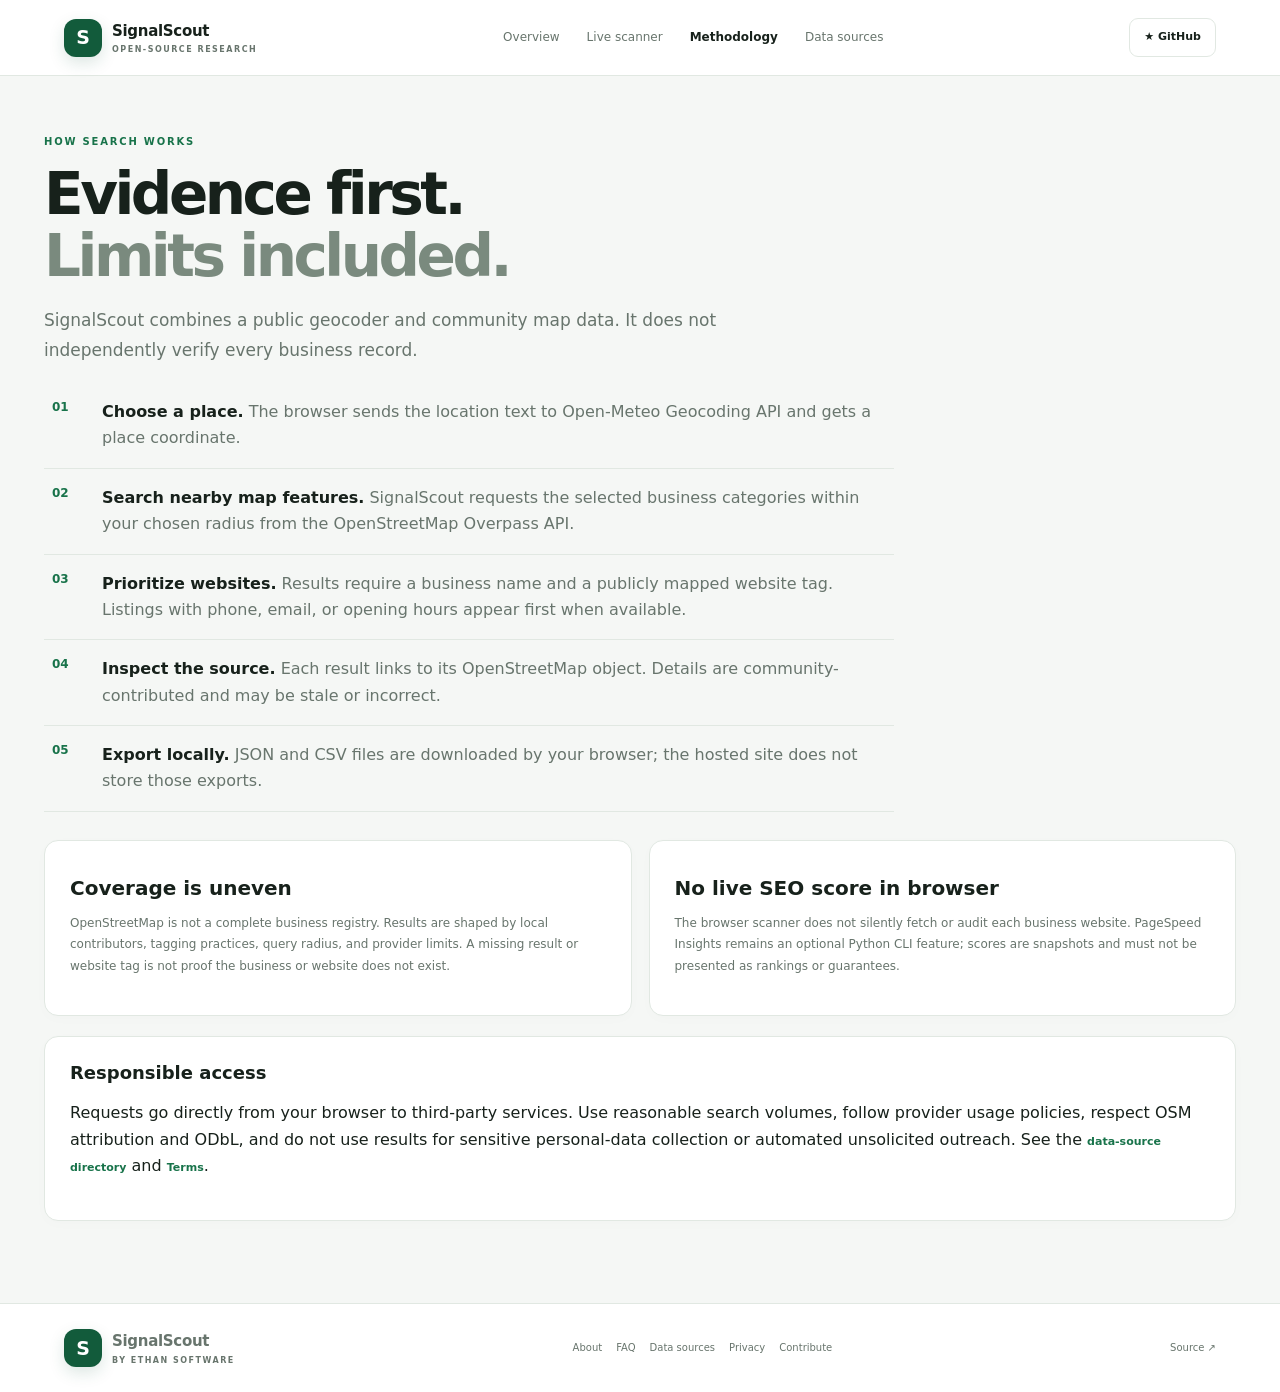
<file: methodology.html>
<!DOCTYPE html><html lang="en"><head><meta charset="UTF-8"><meta name="viewport" content="width=device-width, initial-scale=1"><meta name="description" content="SignalScout browser scanner methodology: geocoding, OpenStreetMap business data, website filtering, public attributes, attribution, and known limitations."><meta name="robots" content="index,follow"><link rel="canonical" href="https://signalscout.wasner.app/methodology.html"><title>Search Methodology & Data Limitations | SignalScout</title><link rel="stylesheet" href="style.css"><script type="application/ld+json">{"@context":"https://schema.org","@type":"Article","headline":"SignalScout search methodology","url":"https://signalscout.wasner.app/methodology.html","author":{"@type":"Organization","name":"Ethan Software"},"about":"Public location and business data research"}</script></head><body><header class="navbar"><a class="logo" href="index.html"><span class="logo-icon">S</span><span>SignalScout<small>OPEN-SOURCE RESEARCH</small></span></a><nav aria-label="Main navigation"><a href="index.html">Overview</a><a href="scanner.html">Live scanner</a><a href="methodology.html" aria-current="page">Methodology</a><a href="api.html">Data sources</a></nav><a class="nav-button" href="https://github.com/EthanSoftware/SignalScout">★ GitHub</a></header><main class="workspace"><div class="section-label">HOW SEARCH WORKS</div><h1>Evidence first.<br><span>Limits included.</span></h1><p class="lead">SignalScout combines a public geocoder and community map data. It does not independently verify every business record.</p><ol class="steps"><li><strong>Choose a place.</strong> The browser sends the location text to Open-Meteo Geocoding API and gets a place coordinate.</li><li><strong>Search nearby map features.</strong> SignalScout requests the selected business categories within your chosen radius from the OpenStreetMap Overpass API.</li><li><strong>Prioritize websites.</strong> Results require a business name and a publicly mapped website tag. Listings with phone, email, or opening hours appear first when available.</li><li><strong>Inspect the source.</strong> Each result links to its OpenStreetMap object. Details are community-contributed and may be stale or incorrect.</li><li><strong>Export locally.</strong> JSON and CSV files are downloaded by your browser; the hosted site does not store those exports.</li></ol><div class="docs-grid"><article class="panel"><h2>Coverage is uneven</h2><p>OpenStreetMap is not a complete business registry. Results are shaped by local contributors, tagging practices, query radius, and provider limits. A missing result or website tag is not proof the business or website does not exist.</p></article><article class="panel"><h2>No live SEO score in browser</h2><p>The browser scanner does not silently fetch or audit each business website. PageSpeed Insights remains an optional Python CLI feature; scores are snapshots and must not be presented as rankings or guarantees.</p></article></div><section class="panel responsible"><h2>Responsible access</h2><p>Requests go directly from your browser to third-party services. Use reasonable search volumes, follow provider usage policies, respect OSM attribution and ODbL, and do not use results for sensitive personal-data collection or automated unsolicited outreach. See the <a href="api.html">data-source directory</a> and <a href="terms.html">Terms</a>.</p></section></main><footer><a class="logo" href="index.html"><span class="logo-icon">S</span><span>SignalScout<small>BY ETHAN SOFTWARE</small></span></a><div class="footer-links"><a href="about.html">About</a><a href="faq.html">FAQ</a><a href="api.html">Data sources</a><a href="privacy.html">Privacy</a><a href="contribute.html">Contribute</a></div><span><a href="https://github.com/EthanSoftware/SignalScout">Source ↗</a></span></footer></body></html>
</file>
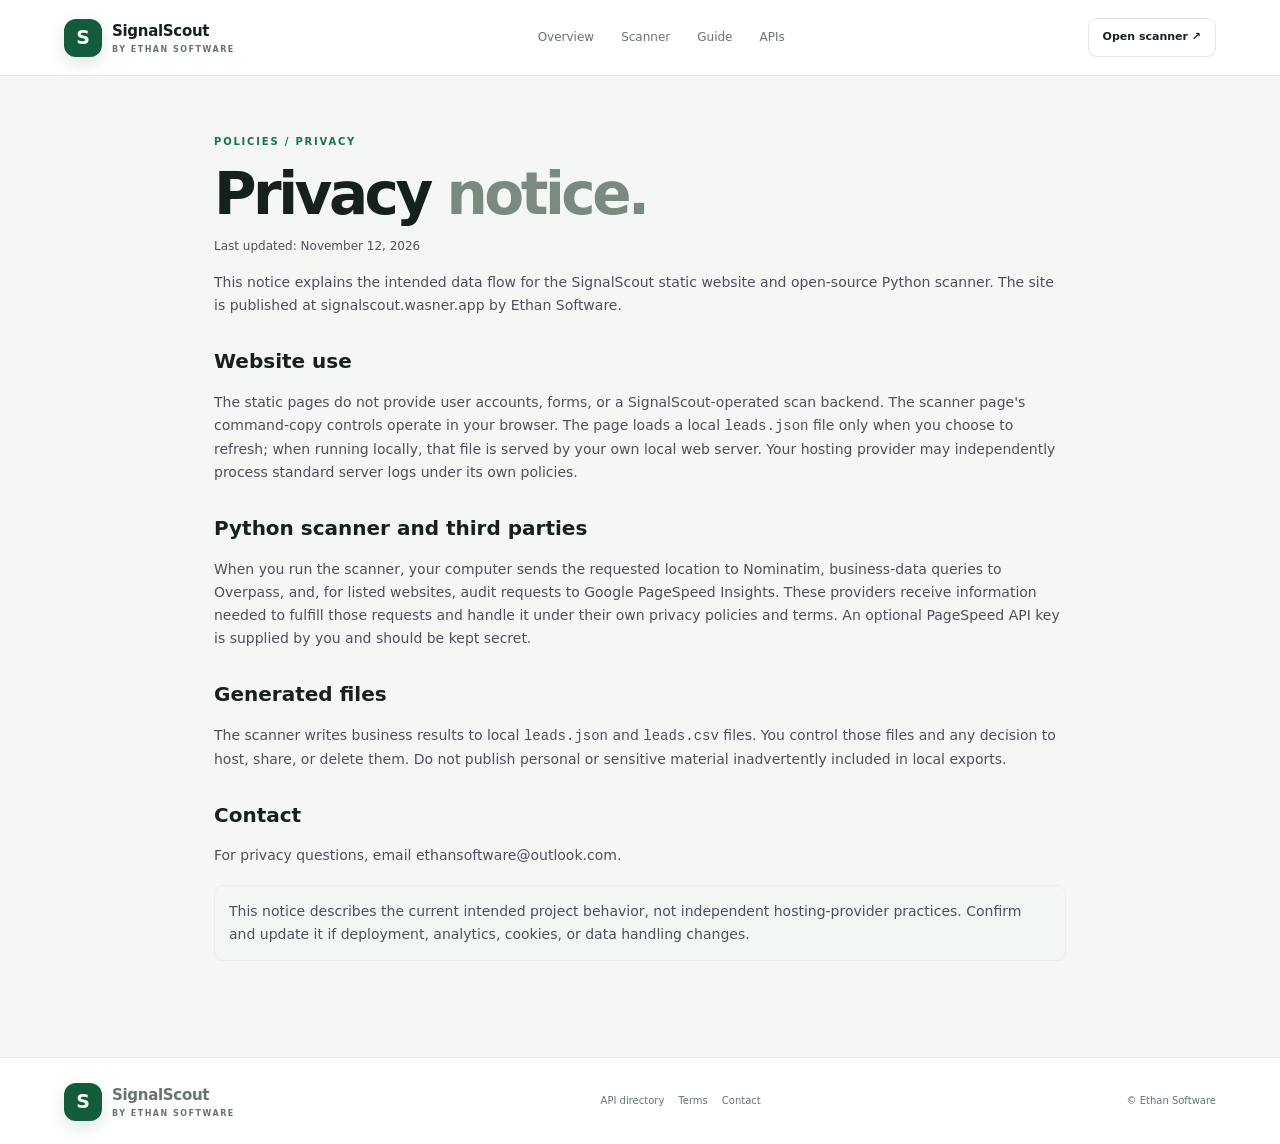
<file: privacy.html>
<!DOCTYPE html>
<html lang="en"><head><meta charset="UTF-8"><meta name="viewport" content="width=device-width, initial-scale=1"><meta name="description" content="SignalScout privacy notice describing the static website, local Python scanner, third-party public APIs, and your generated files."><meta name="robots" content="index,follow"><link rel="canonical" href="https://signalscout.wasner.app/privacy.html"><title>Privacy Notice | SignalScout</title><link rel="stylesheet" href="style.css"></head><body>
<header class="navbar"><a class="logo" href="index.html"><span class="logo-icon">S</span><span>SignalScout<small>BY ETHAN SOFTWARE</small></span></a><nav aria-label="Main navigation"><a href="index.html">Overview</a><a href="scanner.html">Scanner</a><a href="guide.html">Guide</a><a href="api.html">APIs</a></nav><a class="nav-button" href="scanner.html">Open scanner ↗</a></header>
<main class="workspace legal"><div class="section-label">POLICIES / PRIVACY</div><h1>Privacy <span>notice.</span></h1><p class="muted">Last updated: November 12, 2026</p><p>This notice explains the intended data flow for the SignalScout static website and open-source Python scanner. The site is published at signalscout.wasner.app by Ethan Software.</p><h2>Website use</h2><p>The static pages do not provide user accounts, forms, or a SignalScout-operated scan backend. The scanner page's command-copy controls operate in your browser. The page loads a local <code>leads.json</code> file only when you choose to refresh; when running locally, that file is served by your own local web server. Your hosting provider may independently process standard server logs under its own policies.</p><h2>Python scanner and third parties</h2><p>When you run the scanner, your computer sends the requested location to Nominatim, business-data queries to Overpass, and, for listed websites, audit requests to Google PageSpeed Insights. These providers receive information needed to fulfill those requests and handle it under their own privacy policies and terms. An optional PageSpeed API key is supplied by you and should be kept secret.</p><h2>Generated files</h2><p>The scanner writes business results to local <code>leads.json</code> and <code>leads.csv</code> files. You control those files and any decision to host, share, or delete them. Do not publish personal or sensitive material inadvertently included in local exports.</p><h2>Contact</h2><p>For privacy questions, email <a href="mailto:ethansoftware@outlook.com">ethansoftware@outlook.com</a>.</p><p class="notice">This notice describes the current intended project behavior, not independent hosting-provider practices. Confirm and update it if deployment, analytics, cookies, or data handling changes.</p></main>
<footer><a class="logo" href="index.html"><span class="logo-icon">S</span><span>SignalScout<small>BY ETHAN SOFTWARE</small></span></a><div class="footer-links"><a href="api.html">API directory</a><a href="terms.html">Terms</a><a href="mailto:ethansoftware@outlook.com">Contact</a></div><span>© Ethan Software</span></footer></body></html>
</file>
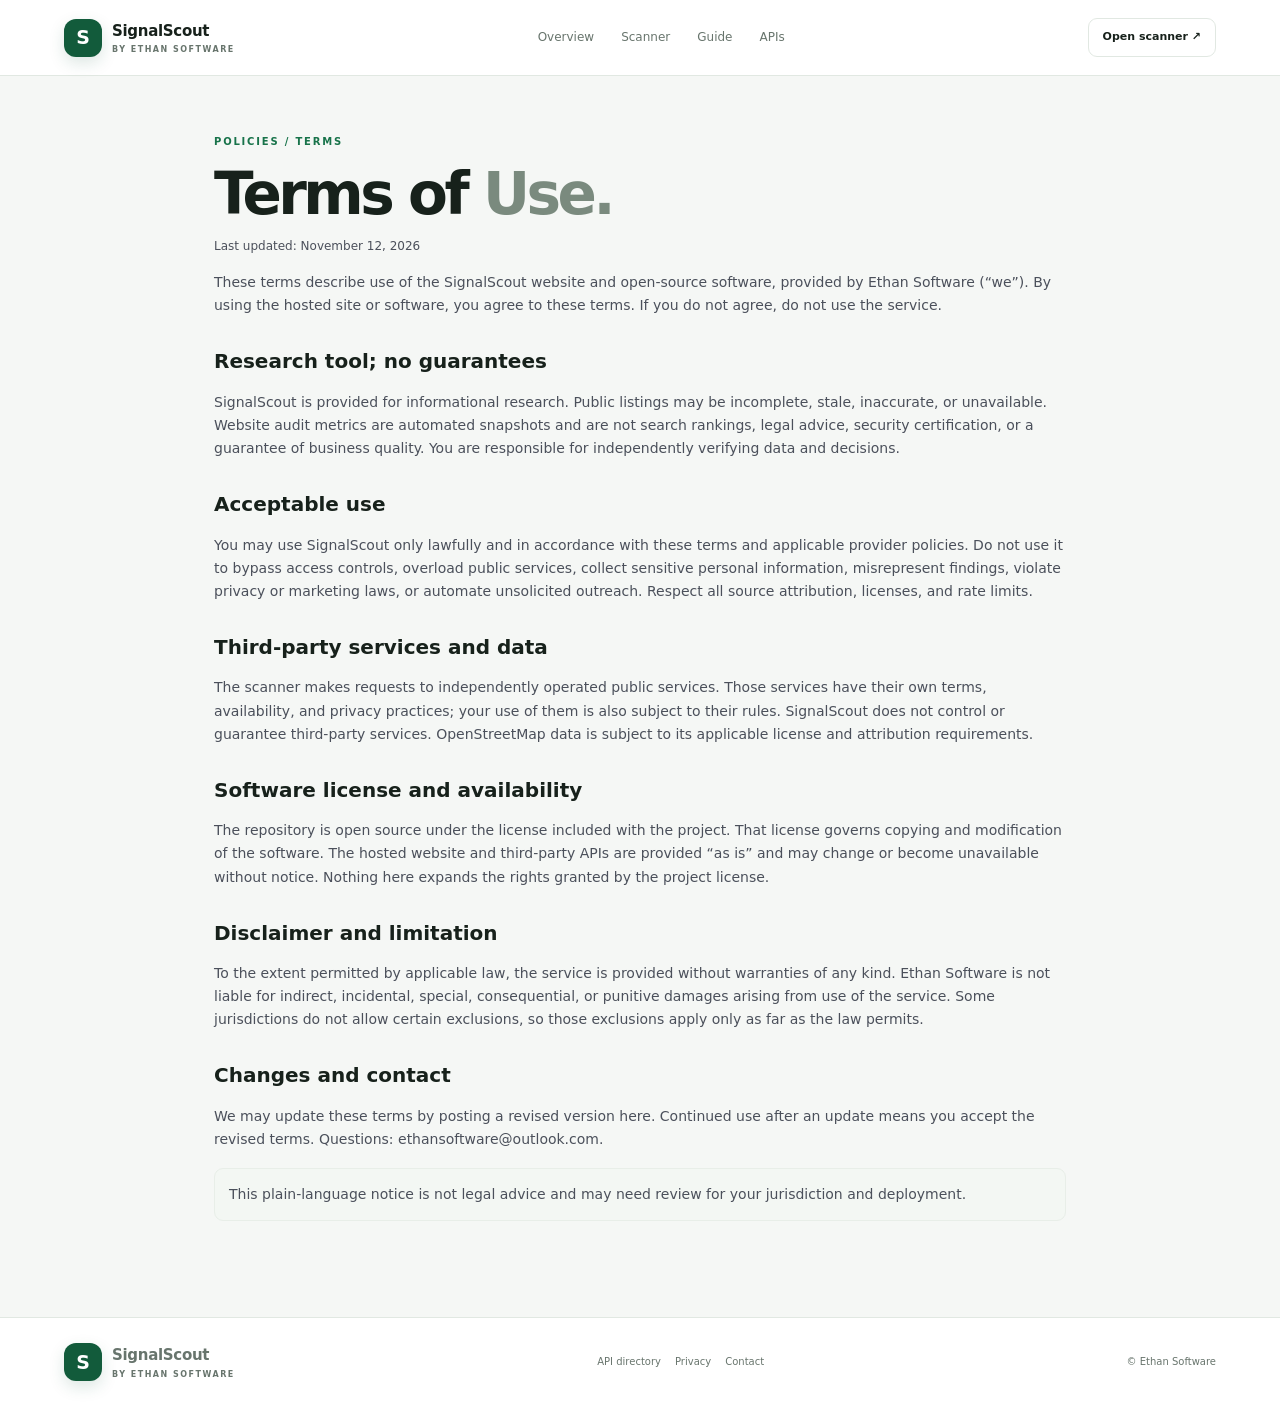
<file: terms.html>
<!DOCTYPE html>
<html lang="en"><head><meta charset="UTF-8"><meta name="viewport" content="width=device-width, initial-scale=1"><meta name="description" content="SignalScout Terms of Use: use of the open-source website research tool, public data, third-party APIs, and locally generated results."><meta name="robots" content="index,follow"><link rel="canonical" href="https://signalscout.wasner.app/terms.html"><title>Terms of Use | SignalScout</title><link rel="stylesheet" href="style.css"></head><body>
<header class="navbar"><a class="logo" href="index.html"><span class="logo-icon">S</span><span>SignalScout<small>BY ETHAN SOFTWARE</small></span></a><nav aria-label="Main navigation"><a href="index.html">Overview</a><a href="scanner.html">Scanner</a><a href="guide.html">Guide</a><a href="api.html">APIs</a></nav><a class="nav-button" href="scanner.html">Open scanner ↗</a></header>
<main class="workspace legal"><div class="section-label">POLICIES / TERMS</div><h1>Terms of <span>Use.</span></h1><p class="muted">Last updated: November 12, 2026</p><p>These terms describe use of the SignalScout website and open-source software, provided by Ethan Software (“we”). By using the hosted site or software, you agree to these terms. If you do not agree, do not use the service.</p><h2>Research tool; no guarantees</h2><p>SignalScout is provided for informational research. Public listings may be incomplete, stale, inaccurate, or unavailable. Website audit metrics are automated snapshots and are not search rankings, legal advice, security certification, or a guarantee of business quality. You are responsible for independently verifying data and decisions.</p><h2>Acceptable use</h2><p>You may use SignalScout only lawfully and in accordance with these terms and applicable provider policies. Do not use it to bypass access controls, overload public services, collect sensitive personal information, misrepresent findings, violate privacy or marketing laws, or automate unsolicited outreach. Respect all source attribution, licenses, and rate limits.</p><h2>Third-party services and data</h2><p>The scanner makes requests to independently operated public services. Those services have their own terms, availability, and privacy practices; your use of them is also subject to their rules. SignalScout does not control or guarantee third-party services. OpenStreetMap data is subject to its applicable license and attribution requirements.</p><h2>Software license and availability</h2><p>The repository is open source under the license included with the project. That license governs copying and modification of the software. The hosted website and third-party APIs are provided “as is” and may change or become unavailable without notice. Nothing here expands the rights granted by the project license.</p><h2>Disclaimer and limitation</h2><p>To the extent permitted by applicable law, the service is provided without warranties of any kind. Ethan Software is not liable for indirect, incidental, special, consequential, or punitive damages arising from use of the service. Some jurisdictions do not allow certain exclusions, so those exclusions apply only as far as the law permits.</p><h2>Changes and contact</h2><p>We may update these terms by posting a revised version here. Continued use after an update means you accept the revised terms. Questions: <a href="mailto:ethansoftware@outlook.com">ethansoftware@outlook.com</a>.</p><p class="notice">This plain-language notice is not legal advice and may need review for your jurisdiction and deployment.</p></main>
<footer><a class="logo" href="index.html"><span class="logo-icon">S</span><span>SignalScout<small>BY ETHAN SOFTWARE</small></span></a><div class="footer-links"><a href="api.html">API directory</a><a href="privacy.html">Privacy</a><a href="mailto:ethansoftware@outlook.com">Contact</a></div><span>© Ethan Software</span></footer></body></html>
</file>
<file: style.css>
/* SignalScout — premium, accessible responsive interface */
:root{--background:#f5f7f5;--white:#fff;--ink:#17211b;--gray:#68756d;--border:#e1e8e2;--green:#18734a;--green-dark:#125b3b;--mint:#e7f2eb;--blue:#2459e0;--shadow:0 24px 70px #16332112}*{box-sizing:border-box}html{scroll-behavior:smooth}body{margin:0;background:var(--background);color:var(--ink);font-family:Inter,ui-sans-serif,system-ui,-apple-system,BlinkMacSystemFont,"Segoe UI",sans-serif;line-height:1.65}a{color:inherit;text-decoration:none}a:hover{color:var(--green)}a:focus-visible,button:focus-visible,input:focus-visible,select:focus-visible,summary:focus-visible{outline:3px solid #8eabff;outline-offset:3px}.navbar{min-height:76px;padding:12px max(5%,calc((100% - 1200px)/2));background:#fffffff2;backdrop-filter:blur(16px);border-bottom:1px solid var(--border);display:flex;justify-content:space-between;align-items:center;gap:20px;position:sticky;top:0;z-index:10}.logo{display:flex;align-items:center;gap:10px;font-weight:800;font-size:15px;white-space:nowrap;letter-spacing:-.3px}.logo small{display:block;color:var(--gray);font-size:8px;letter-spacing:1.5px}.logo-icon{background:var(--green-dark);color:#fff;height:38px;width:38px;border-radius:12px;display:grid;place-items:center;font-size:19px;box-shadow:0 6px 16px #125b3b25}nav{display:flex;gap:clamp(12px,2.4vw,27px);font-size:12px;color:var(--gray)}nav a[aria-current=page]{color:var(--ink);font-weight:750}.nav-button{border:1px solid var(--border);padding:9px 14px;border-radius:9px;font-size:11px;font-weight:750;white-space:nowrap;background:#fff}.hero{max-width:1200px;margin:auto;padding:100px 24px 60px}.hero-compact{padding-bottom:45px}.eyebrow,.section-label{font-size:10px;font-weight:800;letter-spacing:1.8px;color:var(--green);text-transform:uppercase}.hero h1{font-size:clamp(46px,7vw,80px);letter-spacing:-.065em;line-height:1.03;margin:25px 0}.hero h1 span,h1 span{color:#7a8a7e}.hero>p,.lead{color:var(--gray);max-width:710px;font-size:17px}.lead{line-height:1.8}.hero-buttons{display:flex;gap:12px;margin-top:27px;flex-wrap:wrap;align-items:center}.button{display:inline-flex;align-items:center;justify-content:center;gap:8px;padding:12px 17px;border-radius:9px;font-size:12px;font-weight:750;cursor:pointer;border:1px solid var(--border);font-family:inherit;transition:transform .18s ease,box-shadow .18s ease,background .18s ease}.button:hover{transform:translateY(-1px);box-shadow:0 8px 20px #13291a12}.button:disabled{opacity:.5;cursor:not-allowed;transform:none}.black{background:var(--green-dark);color:#fff;border-color:var(--green-dark)}.black:hover{background:#0d4f32;color:#fff}.white{background:#fff;color:var(--ink)}.section{background:#fff;padding:82px max(5%,calc((100% - 1200px)/2))}.section>h2,.cta h2,.search-heading h2{font-size:clamp(30px,4vw,42px);letter-spacing:-.055em;line-height:1.12;margin:8px 0}.cards{display:grid;grid-template-columns:repeat(3,1fr);gap:18px;max-width:1200px;margin:32px auto 0}.card,.panel{background:#fff;border:1px solid var(--border);border-radius:14px;padding:25px;box-shadow:0 3px 14px #182b1a04}.card{transition:transform .2s ease,box-shadow .2s ease}.card:hover{transform:translateY(-3px);box-shadow:var(--shadow)}.card-icon{font-size:25px;color:var(--green)}.card h3{margin:10px 0 5px}.card p,.muted{color:var(--gray);font-size:12px}.card>a,.docs-grid a,.api-grid a,.panel a:not(.button){font-size:11px;color:var(--green);font-weight:750}.cta{max-width:1200px;margin:auto;padding:75px 24px;display:flex;justify-content:space-between;align-items:center;gap:25px}.cta h2{margin-bottom:8px}.cta .hero-buttons{flex-shrink:0}footer{padding:25px max(5%,calc((100% - 1200px)/2));background:#fff;border-top:1px solid var(--border);display:flex;align-items:center;justify-content:space-between;gap:15px;flex-wrap:wrap;color:var(--gray);font-size:10px}.footer-links{display:flex;gap:14px;flex-wrap:wrap}.workspace{max-width:1240px;margin:auto;padding:58px 24px 82px;min-height:78vh}.workspace h1{font-size:clamp(42px,6vw,58px);letter-spacing:-.06em;line-height:1.08;margin:12px 0}.workspace h2{line-height:1.25}.search-section{max-width:1240px;margin:0 auto 65px;padding:32px 24px 25px;scroll-margin-top:90px}.search-heading{display:flex;justify-content:space-between;align-items:center;gap:18px;margin-bottom:20px}.free-pill{padding:7px 12px;border:1px solid #cfe2d4;background:#edf6ef;color:var(--green-dark);border-radius:30px;font-size:10px;font-weight:800;white-space:nowrap}.search-layout{display:grid;grid-template-columns:minmax(270px,350px) minmax(0,1fr);gap:20px;align-items:start}.search-controls{padding:22px}.result-panel{min-width:0}.panel h2{font-size:18px;margin-top:0}.panel label{display:block;font-size:11px;font-weight:750;margin:16px 0 7px}.input-action{display:flex;gap:8px}.input-action input{min-width:0}.input-action button{flex-shrink:0;padding:8px 12px}.filter-grid{display:grid;grid-template-columns:1fr 1fr;gap:10px}input,select{width:100%;height:43px;padding:0 11px;border:1px solid var(--border);border-radius:8px;background:#fff;font-size:12px;color:var(--ink)}.full{width:100%;margin-top:22px}.small{font-size:10px}.notice{padding:14px;background:#f3f7f3;border:1px solid #e8eee8;font-size:11px;color:#58665c;margin-top:17px;border-radius:9px}.sample-links{display:flex;flex-wrap:wrap;gap:6px;margin-top:9px}.sample-links button{border:1px solid var(--border);background:#fff;border-radius:30px;padding:5px 9px;color:var(--gray);font:inherit;font-size:10px;cursor:pointer}.sample-links button:hover{border-color:var(--green);color:var(--green)}.results-header{display:flex;justify-content:space-between;align-items:center;gap:12px}.results-header h2{margin:4px 0}.metrics{display:grid;grid-template-columns:repeat(3,1fr);padding:18px 0;border-bottom:1px solid var(--border);gap:6px}.metrics strong,.metrics small{display:block}.metrics strong{font-size:24px;letter-spacing:-1px}.metrics small{font-size:10px;color:var(--gray)}.table-container{overflow:auto;margin:15px 0;max-height:620px}table{width:100%;min-width:560px;border-collapse:collapse;text-align:left}td,th{border-bottom:1px solid var(--border);padding:13px 9px;font-size:10px;vertical-align:top}th{position:sticky;top:0;background:#fff;color:var(--gray);font-size:8px;letter-spacing:.6px;z-index:1}.business-details{max-width:340px;margin-top:4px;color:var(--gray);font-size:10px;line-height:1.6}.export-actions{display:flex;gap:8px;flex-wrap:wrap}.attribution{font-size:10px;color:var(--gray);margin-top:16px}.docs-grid,.api-grid{display:grid;grid-template-columns:repeat(2,minmax(0,1fr));gap:17px;margin-top:28px}.docs-grid h2,.api-grid h2{font-size:20px;margin:10px 0 5px}.docs-grid p,.api-grid p,.responsible li{color:var(--gray);font-size:12px;line-height:1.8}.responsible{margin-top:20px}.badge{display:inline-block;padding:4px 8px;border-radius:20px;background:#f1f3f6;color:#535b69;font-size:9px;font-weight:800;letter-spacing:.5px}.badge.active{background:#e8f6ef;color:#116c47}pre{overflow-x:auto;padding:16px;background:#f4f6fa;border:1px solid var(--border);border-radius:9px;font-size:12px;line-height:1.7}code{font-family:ui-monospace,SFMono-Regular,Consolas,monospace}.legal{max-width:900px}.legal h2{margin-top:32px;font-size:20px}.legal p{font-size:14px;color:#4b505b}.legal .muted{font-size:12px}.steps{counter-reset:step;list-style:none;padding:0;max-width:850px}.steps li{counter-increment:step;position:relative;padding:16px 18px 16px 58px;border-bottom:1px solid var(--border);color:var(--gray)}.steps li:before{content:counter(step,decimal-leading-zero);position:absolute;left:8px;top:15px;color:var(--green);font-weight:800;font-size:12px}.steps strong{color:var(--ink)}.faq-list{max-width:900px;margin-top:28px}.faq-list details{background:#fff;border:1px solid var(--border);border-radius:12px;padding:17px 20px;margin-bottom:10px}.faq-list summary{font-weight:750;cursor:pointer}.faq-list p{font-size:13px;color:var(--gray);margin-bottom:0}.progress-wrap{padding:15px 0 5px}.progress-bar{height:5px;border-radius:20px;background:#e8eee9;overflow:hidden}.progress-bar span{display:block;height:100%;background:var(--green);width:45%;animation:indeterminate 1.4s infinite ease-in-out}@keyframes indeterminate{0%{transform:translateX(-100%)}100%{transform:translateX(220%)}}[hidden]{display:none!important}
@media(max-width:850px){.navbar{flex-wrap:wrap;gap:12px}.navbar nav{order:3;width:100%;justify-content:space-between;font-size:11px}.cards{grid-template-columns:1fr 1fr}.search-layout{grid-template-columns:1fr}.result-panel{min-width:0}}@media(max-width:600px){.hero{padding:65px 20px 35px}.hero h1{letter-spacing:-.045em}.cards,.docs-grid,.api-grid{grid-template-columns:1fr}.cta{flex-direction:column;align-items:flex-start}.workspace{padding:40px 16px 60px}.search-section{padding:24px 16px;margin-bottom:40px}.search-heading{align-items:flex-start;flex-direction:column}.navbar{padding:12px 16px}.navbar nav{gap:7px;font-size:10px}.nav-button{padding:8px 10px}.metrics strong{font-size:20px}.results-header{align-items:flex-start;flex-direction:column}footer{padding:22px 18px;align-items:flex-start;flex-direction:column}.footer-links{gap:10px}.input-action .button{font-size:10px}.filter-grid{grid-template-columns:1fr}.search-controls{padding:18px}.section{padding:60px 20px}}@media(prefers-reduced-motion:reduce){html{scroll-behavior:auto}*,*::before,*::after{animation-duration:.01ms!important;transition-duration:.01ms!important}}
</file>
